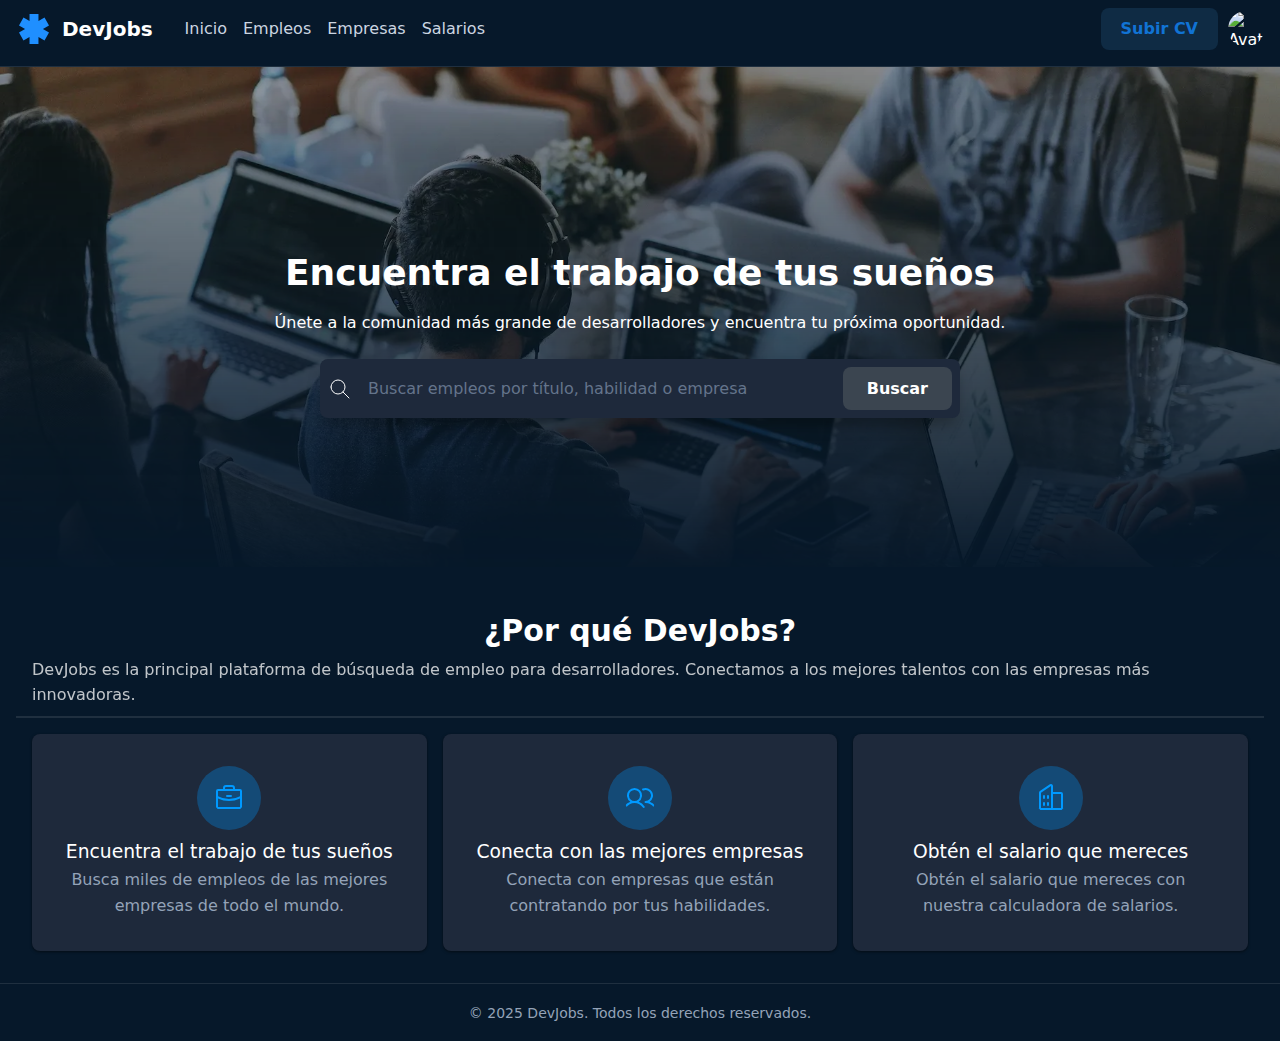
<file: 01-javascript/index.html>
<!DOCTYPE html>
<html lang="es">

<head>
  <title>DevJobs - Inicio</title>
  <meta charset="UTF-8" />
  <meta name="description" content="Encuentra las mejores ofertas de trabajo para desarrolladores en DevJobs" />
  <link rel="stylesheet" href="css/index.css" />
  <link rel="stylesheet" href="css/styles.css" />
  <script type="module" src="js/components/devjobs-avatar-element.js"></script>
</head>

<body>
  <header class="jobs-header">
    <div class="jobs-nav">
      <div class="title-header">
        <svg width="36" height="36" fill="none" viewBox="0 0 48 48" xmlns="http://www.w3.org/2000/svg">
          <path clip-rule="evenodd"
            d="M12.08 24 4 19.248 9.955 8.752l8.085 4.744L18.045 4h11.91l.005 9.496 8.085-4.744L44 19.248 35.92 24 44 28.752l-5.955 10.496-8.085-4.744L29.955 44h-11.91l-.005-9.496-8.085 4.744L4 28.752z"
            fill="#1f8fff" fill-rule="evenodd" />
        </svg>
        <h2>DevJobs</h2>
      </div>

      <nav class="job-li">
        <a href="index.html">Inicio</a>
        <a href="empleos.html">Empleos</a>
        <a href="">Empresas</a>
        <a href="">Salarios</a>
      </nav>
    </div>

    <div class="job-buttons">
      <a class="job-a" href="">Subir CV</a>
      <devjobs-avatar service="google" username="google.com" size="36">
      </devjobs-avatar>

    </div>
  </header>

  <main>
    <section>
      <img src="img/background.webp" width="200" />

      <h1>Encuentra el trabajo de tus sueños</h1>

      <p>
        Únete a la comunidad más grande de desarrolladores y encuentra tu
        próxima oportunidad.
      </p>

      <form role="search">
        <div>
          <svg xmlns="http://www.w3.org/2000/svg" width="24" height="24" viewBox="0 0 24 24" fill="none"
            stroke="currentColor" stroke-width="1" stroke-linecap="round" stroke-linejoin="round"
            class="icon icon-tabler icons-tabler-outline icon-tabler-search">
            <path stroke="none" d="M0 0h24v24H0z" fill="none" />
            <path d="M10 10m-7 0a7 7 0 1 0 14 0a7 7 0 1 0 -14 0" />
            <path d="M21 21l-6 -6" />
          </svg>

          <input required type="text" placeholder="Buscar empleos por título, habilidad o empresa" />

          <button type="submit">Buscar</button>
        </div>
      </form>
    </section>

    <section>
      <header>
        <h2>¿Por qué DevJobs?</h2>
        <p>
          DevJobs es la principal plataforma de búsqueda de empleo para
          desarrolladores. Conectamos a los mejores talentos con las empresas
          más innovadoras.
        </p>
      </header>

      <footer>
        <article>
          <svg fill="currentColor" height="32" viewBox="0 0 256 256" width="32" xmlns="http://www.w3.org/2000/svg"
            aria-hidden="true">
            <path
              d="M216,56H176V48a24,24,0,0,0-24-24H104A24,24,0,0,0,80,48v8H40A16,16,0,0,0,24,72V200a16,16,0,0,0,16,16H216a16,16,0,0,0,16-16V72A16,16,0,0,0,216,56ZM96,48a8,8,0,0,1,8-8h48a8,8,0,0,1,8,8v8H96ZM216,72v41.61A184,184,0,0,1,128,136a184.07,184.07,0,0,1-88-22.38V72Zm0,128H40V131.64A200.19,200.19,0,0,0,128,152a200.25,200.25,0,0,0,88-20.37V200ZM104,112a8,8,0,0,1,8-8h32a8,8,0,0,1,0,16H112A8,8,0,0,1,104,112Z">
            </path>
          </svg>
          <h3>Encuentra el trabajo de tus sueños</h3>
          <p>
            Busca miles de empleos de las mejores empresas de todo el mundo.
          </p>
        </article>

        <article>
          <svg fill="currentColor" height="32" viewBox="0 0 256 256" width="32" xmlns="http://www.w3.org/2000/svg"
            aria-hidden="true">
            <path
              d="M117.25,157.92a60,60,0,1,0-66.5,0A95.83,95.83,0,0,0,3.53,195.63a8,8,0,1,0,13.4,8.74,80,80,0,0,1,134.14,0,8,8,0,0,0,13.4-8.74A95.83,95.83,0,0,0,117.25,157.92ZM40,108a44,44,0,1,1,44,44A44.05,44.05,0,0,1,40,108Zm210.14,98.7a8,8,0,0,1-11.07-2.33A79.83,79.83,0,0,0,172,168a8,8,0,0,1,0-16,44,44,0,1,0-16.34-84.87,8,8,0,1,1-5.94-14.85,60,60,0,0,1,55.53,105.64,95.83,95.83,0,0,1,47.22,37.71A8,8,0,0,1,250.14,206.7Z">
            </path>
          </svg>
          <h3>Conecta con las mejores empresas</h3>
          <p>
            Conecta con empresas que están contratando por tus habilidades.
          </p>
        </article>

        <article>
          <svg fill="currentColor" height="32" viewBox="0 0 256 256" width="32" xmlns="http://www.w3.org/2000/svg"
            aria-hidden="true">
            <path
              d="M240,208H224V96a16,16,0,0,0-16-16H144V32a16,16,0,0,0-24.88-13.32L39.12,72A16,16,0,0,0,32,85.34V208H16a8,8,0,0,0,0,16H240a8,8,0,0,0,0-16ZM208,96V208H144V96ZM48,85.34,128,32V208H48ZM112,112v16a8,8,0,0,1-16,0V112a8,8,0,1,1,16,0Zm-32,0v16a8,8,0,0,1-16,0V112a8,8,0,1,1,16,0Zm0,56v16a8,8,0,0,1-16,0V168a8,8,0,0,1,16,0Zm32,0v16a8,8,0,0,1-16,0V168a8,8,0,0,1,16,0Z">
            </path>
          </svg>
          <h3>Obtén el salario que mereces</h3>
          <p>
            Obtén el salario que mereces con nuestra calculadora de salarios.
          </p>
        </article>
      </footer>
    </section>
  </main>

  <footer>
    <small>&copy; 2025 DevJobs. Todos los derechos reservados.</small>
  </footer>
</body>

</html>
</file>
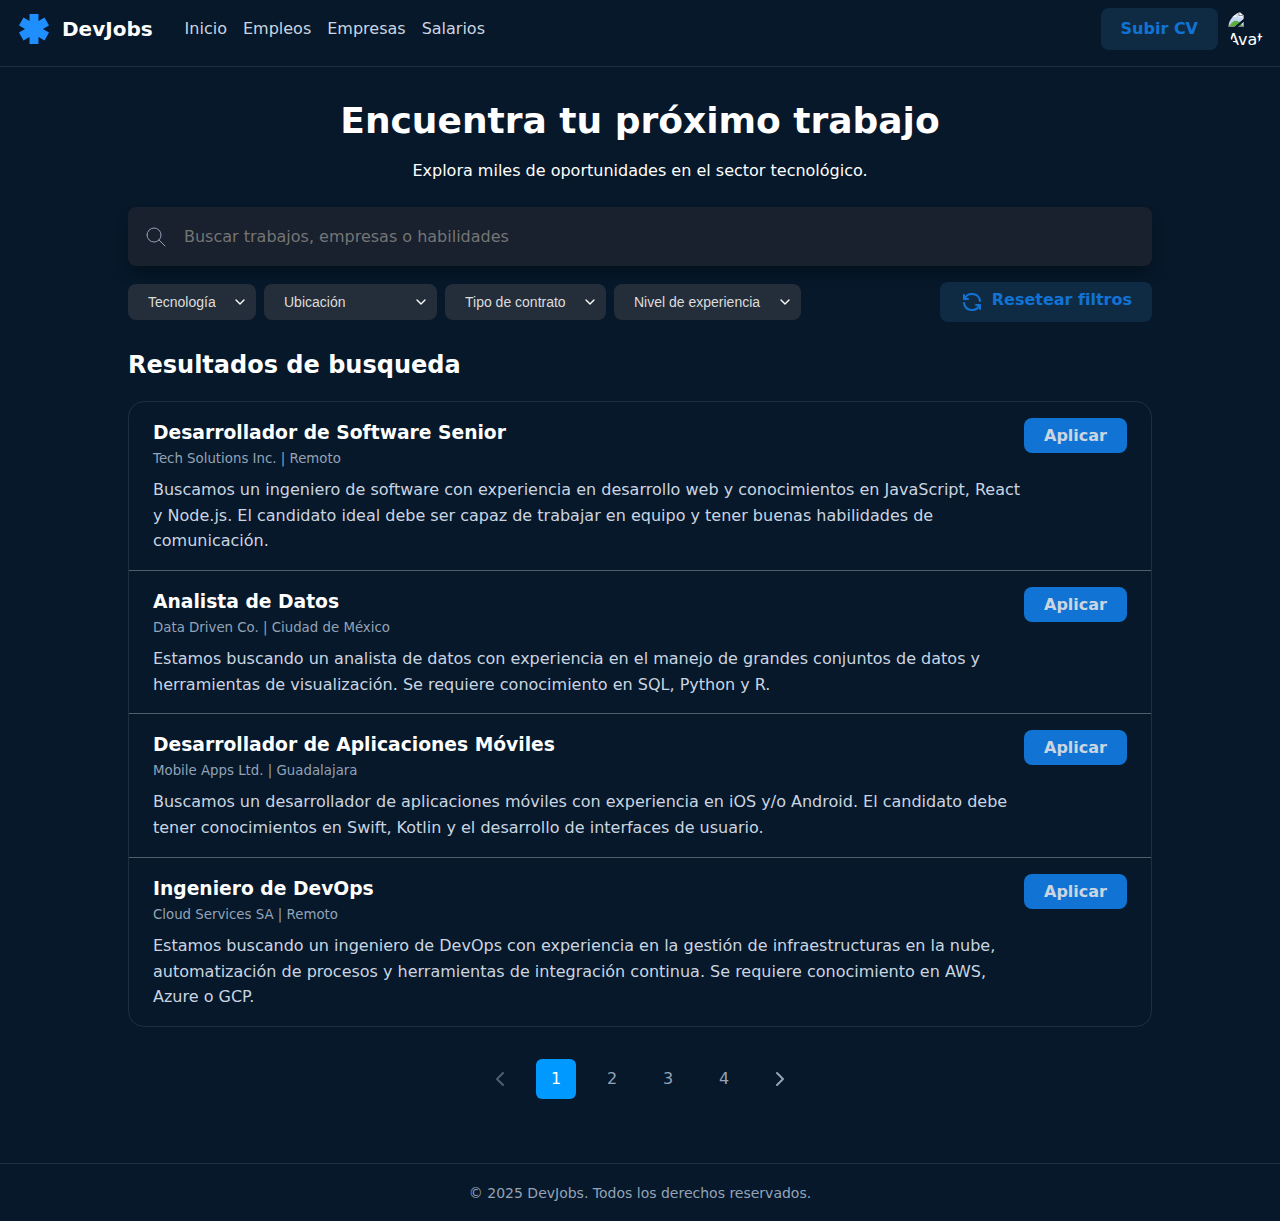
<file: 01-javascript/empleo.html>
<!DOCTYPE html>
<html lang="es">

<head>
  <title>DevJobs - Empleo</title>
  <meta charset="UTF-8" />
  <meta name="description" content="Empleo seleccionado" />
  <link rel="stylesheet" href="css/index.css" />
  <link rel="stylesheet" href="css/empleo.css" />
  <script type="module" src="js/detalle-empleo.js"></script>
  <script type="module" src="js/components/devjobs-avatar-element.js"></script>
</head>

<body>
  <header class="jobs-header">
    <div class="jobs-nav">
      <div class="title-header">
        <svg width="36" height="36" fill="none" viewBox="0 0 48 48" xmlns="http://www.w3.org/2000/svg">
          <path clip-rule="evenodd"
            d="M12.08 24 4 19.248 9.955 8.752l8.085 4.744L18.045 4h11.91l.005 9.496 8.085-4.744L44 19.248 35.92 24 44 28.752l-5.955 10.496-8.085-4.744L29.955 44h-11.91l-.005-9.496-8.085 4.744L4 28.752z"
            fill="#1f8fff" fill-rule="evenodd" />
        </svg>
        <h2>DevJobs</h2>
      </div>

      <nav class="job-li">
        <a href="index.html">Inicio</a>
        <a href="empleos.html">Empleos</a>
        <a href="">Empresas</a>
        <a href="">Salarios</a>
      </nav>
    </div>

    <div class="job-buttons">
      <a class="job-a" href="">Subir CV</a>
      <devjobs-avatar service="google" username="google.com" size="36">
      </devjobs-avatar>

    </div>
  </header>

  <main>
    <section class="section-empleo">
      <div class="job-slash">
        <a href="empleos.html" >Empleos</a>
        <p>/</p>
        <h3 id="empleo-slash">empleo</h3>
      </div>
      <div class="job-details">
        <div class="job-head">
          <div>
            <h1 id="title">TITULO</h1>
            <p id="details">Compañia</p>
          </div>
          <button class="aplicar-btn">Aplicar ahora</button>
        </div>
        <div class="job-body">
          <div>
            <h2>Descripcion del puesto</h2>
            <p id="description">description</d>

          </div>
          <div>
            <h2>Responsabilidades</h2>
            <div id="responsabilidades"></div>

          </div>
          <div>
            <h2>Requisitos</h2>
            <div id="requisitos"></div>

          </div>
          <div>
            <h2>Acerca de la empresa</h2>
            <p id="acerca">acerca de</p>

          </div>
        </div>
        <button class="aplicar-btn">Aplicar ahora</button>
      </div>
    </section>
  </main>
  <footer>
    <small>&copy; 2025 DevJobs. Todos los derechos reservados.</small>
  </footer>
</body>

</html>
</file>
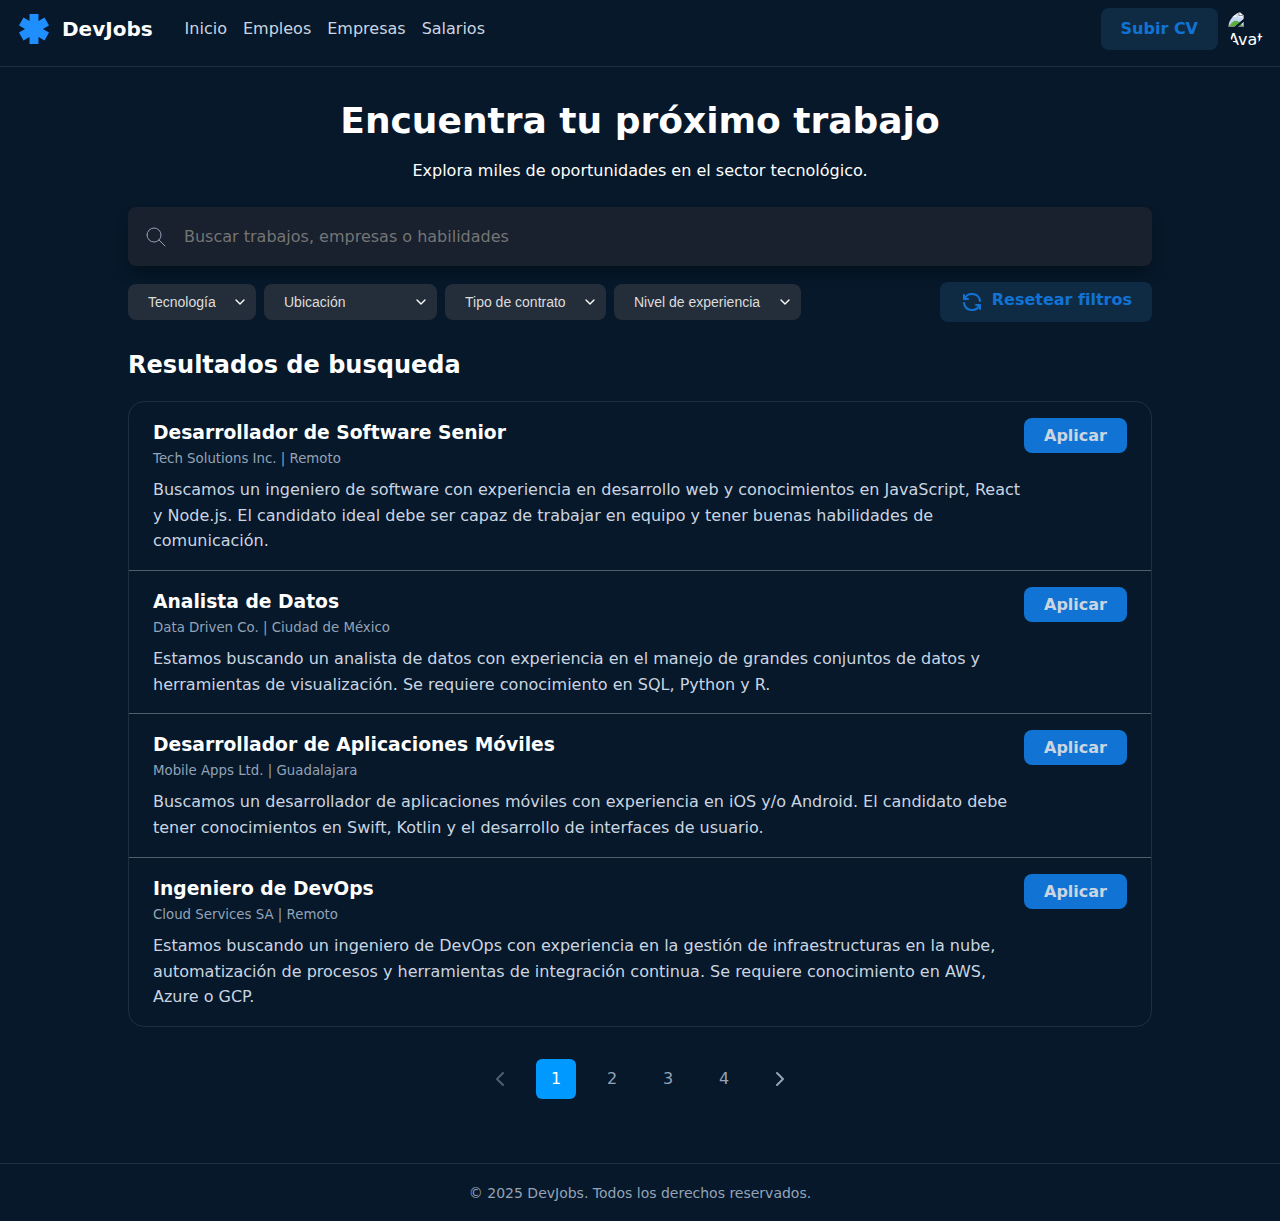
<file: 01-javascript/empleos.html>
<!DOCTYPE html>
<html lang="es">

<head>
  <title>DevJobs - Empleos</title>
  <meta charset="UTF-8" />
  <meta name="description" content="Listado de empleos para encontrar el trabajo de tus sueños" />
  <link rel="stylesheet" href="css/index.css" />
  <link rel="stylesheet" href="css/empleos.css" />
  <script type="module" src="js/empleos.js"></script>
  <script type="module" src="js/components/devjobs-avatar-element.js"></script>
</head>

<body>
  <header class="jobs-header">
    <div class="jobs-nav">
      <div class="title-header">
        <svg width="36" height="36" fill="none" viewBox="0 0 48 48" xmlns="http://www.w3.org/2000/svg">
          <path clip-rule="evenodd"
            d="M12.08 24 4 19.248 9.955 8.752l8.085 4.744L18.045 4h11.91l.005 9.496 8.085-4.744L44 19.248 35.92 24 44 28.752l-5.955 10.496-8.085-4.744L29.955 44h-11.91l-.005-9.496-8.085 4.744L4 28.752z"
            fill="#1f8fff" fill-rule="evenodd" />
        </svg>
        <h2>DevJobs</h2>
      </div>

      <nav class="job-li">
        <a href="index.html">Inicio</a>
        <a href="empleos.html">Empleos</a>
        <a href="">Empresas</a>
        <a href="">Salarios</a>
      </nav>
    </div>

    <div class="job-buttons">
      <a class="job-a" href="">Subir CV</a>
      <devjobs-avatar service="google" username="google.com" size="36">
      </devjobs-avatar>

    </div>
  </header>

  <main>
    <section class="job-section">
      <div class="job-serch">
        <h1>Encuentra tu próximo trabajo</h1>
        <p>Explora miles de oportunidades en el sector tecnológico.</p>

        <form role="search" class="search">
          <div class="job-form">
            <svg xmlns="http://www.w3.org/2000/svg" width="24" height="24" viewBox="0 0 24 24" fill="none"
              stroke="currentColor" stroke-width="1" stroke-linecap="round" stroke-linejoin="round"
              class="icon icon-tabler icons-tabler-outline icon-tabler-search">
              <path stroke="none" d="M0 0h24v24H0z" fill="none" />
              <path d="M10 10m-7 0a7 7 0 1 0 14 0a7 7 0 1 0 -14 0" />
              <path d="M21 21l-6 -6" />
            </svg>

            <input type="text" placeholder="Buscar trabajos, empresas o habilidades" />
          </div>

          <div class="container-inputs">
            <div class="job-selects">
              <select class="filters" id="tecnologia" name="tecnologia">
                <option value="" disabled selected>Tecnología</option>
                <option value="javascript">JavaScript</option>
                <option value="python">Python</option>
                <option value="react">React</option>
                <option value="node">Node.js</option>
                <option value="mobile">Mobile</option>
              </select>
              <select class="filters" id="ubicacion" name="ubicacion">
                <option value="" disabled selected>Ubicación</option>
                <option value="remoto">Remoto</option>
                <option value="cdmx">Ciudad de México</option>
                <option value="guadalajara">Guadalajara</option>
                <option value="monterrey">Monterrey</option>
                <option value="barcelona">Barcelona</option>
                <option value="bsas">Buenos Aires</option>
                <option value="madrid">Madrid</option>
                <option value="valencia">Valencia</option>
                <option value="bogota">Bogotá</option>
                <option value="lima">Lima</option>
                <option value="santiago">Santiago de Chile</option>
              </select>
              <select class="filters" id="contrato" name="contrato">
                <option value="" disabled selected>Tipo de contrato</option>
                <option value="fulltime">Fulltime</option>
                <option value="parttime">Part Time</option>
                <option value="pasantia">Pasantía</option>
              </select>
              <select class="filters" id="nivel" name="nivel">
                <option value="" disabled selected>Nivel de experiencia</option>
                <option value="junior">Junior</option>
                <option value="mid">Mid</option>
                <option value="senior">Senior</option>
              </select>
            </div>
            <button class="refresh">
              <svg xmlns="http://www.w3.org/2000/svg" width="24" height="24" viewBox="0 0 24 24" fill="none"
                stroke="currentColor" stroke-width="2" stroke-linecap="round" stroke-linejoin="round"
                class="icon icon-tabler icons-tabler-outline icon-tabler-refresh">
                <path stroke="none" d="M0 0h24v24H0z" fill="none" />
                <path d="M20 11a8.1 8.1 0 0 0 -15.5 -2m-.5 -4v4h4" />
                <path d="M4 13a8.1 8.1 0 0 0 15.5 2m.5 4v-4h-4" />
              </svg>
              Resetear filtros
            </button>
          </div>
        </form>

      </div>

      <h2>Resultados de busqueda</h2>
      <div class="job-articles">
        <div class="container-articles"></div>
      </div>
      <nav class="pagination">
        <a href="#"><svg xmlns="http://www.w3.org/2000/svg" width="24" height="24" viewBox="0 0 24 24" fill="none"
            stroke="currentColor" stroke-width="2" stroke-linecap="round" stroke-linejoin="round"
            class="icon icon-tabler icons-tabler-outline icon-tabler-chevron-left">
            <path stroke="none" d="M0 0h24v24H0z" fill="none" />
            <path d="M15 6l-6 6l6 6" />
          </svg></a>
        <a class="is-active" href="#">1</a>
        <a href="#">2</a>
        <a href="#">3</a>
        <a href="#">4</a>
        <a href="#">5</a>
        <a href="#"><svg xmlns="http://www.w3.org/2000/svg" width="24" height="24" viewBox="0 0 24 24" fill="none"
            stroke="currentColor" stroke-width="2" stroke-linecap="round" stroke-linejoin="round"
            class="icon icon-tabler icons-tabler-outline icon-tabler-chevron-right">
            <path stroke="none" d="M0 0h24v24H0z" fill="none" />
            <path d="M9 6l6 6l-6 6" />
          </svg></a>
      </nav>
    </section>
  </main>
  <footer>
    <small>&copy; 2025 DevJobs. Todos los derechos reservados.</small>
  </footer>
</body>

</html>
</file>
<file: 01-javascript/css/index.css>
* {
  margin: 0;
  padding: 0;
  box-sizing: border-box;
}

:root {
  --primary: #3b4550;
  --primary-dark: #0a3d66;
  --primary-hover: #0d5ba8;
  --primary-light: #09f;
  --background: #06182a;
  --text-primary: #ffffff;
  --text-secondary: #cbd5e1;
  --text-muted: #94a3b8;
  --border: rgba(255, 255, 255, 0.1);
  --card-bg: #1e293b;
  --shadow: rgba(0, 0, 0, 0.3);
  --input-bg: #1e293b;
  --button-header: #0F2B44;
  --button-font: #1173D4;
  --serch: #18212D;
  --hsla-example: hsla(210, 100%, 56%, 1);
}

@font-face {
  font-family: "Inter Variable";
  font-style: normal;
  font-display: swap;
  font-weight: 100 900;
  src: url(https://cdn.jsdelivr.net/fontsource/fonts/inter:vf@latest/latin-wght-normal.woff2)
    format("woff2-variations");
  unicode-range: U+0000-00FF, U+0131, U+0152-0153, U+02BB-02BC, U+02C6, U+02DA,
    U+02DC, U+0304, U+0308, U+0329, U+2000-206F, U+20AC, U+2122, U+2191, U+2193,
    U+2212, U+2215, U+FEFF, U+FFFD;
}

body {
  font-family: system-ui;
  background-color: var(--background);
  color: var(--text-primary);
  min-height: 100vh;
  display: flex;
  flex-direction: column;
  line-height: 1.6;
}

/* Títulos principales */
h1 {
  font-size: 2.25rem;
  font-weight: 900;
  margin-bottom: 1rem;
  line-height: 1.2;
  text-wrap: balance;
}

h1 + p {
  text-wrap: balance;
  margin-bottom: 1.5rem;
}
</file>
<file: 01-javascript/css/styles.css>
/* Header */
.jobs-header {
  display: flex;
  align-items: center;
  justify-content: space-between;
  gap: 2rem;
  padding: 0.5rem 1rem 1rem;
  background: var(--background);
  border-bottom: 1px solid var(--border);

  h2 {
    font-size: 1.25rem;
    font-weight: 700;
    color: var(--text-primary);
  }
}

.jobs-nav {
  display: flex;
  align-items: center;
  gap: 2rem;
}

.title-header {
  display: flex;
  align-items: center;
  gap: 10px;
}

.job-li {
  display: flex;
  align-items: center;
  gap: 1rem;

  a {
    text-decoration: none;
    font-weight: 500;
    color: var(--text-secondary);
    transition: color 0.2s;

    &:hover,
    &:focus {
      color: var(--primary-hover);
      outline: none;
    }
  }
}

.job-buttons {
  display: flex;
  align-items: center;
  gap: 10px;

  a {
    display: flex;
    text-decoration: none;
  }

  .job-a {
    padding: 0.5rem 1.25rem;
    border-radius: 0.5rem;
    background: var(--button-header);
    color: var(--button-font);
    font-weight: 700;
    border: none;
    cursor: pointer;
    transition: background-color 0.2s;
    font-family: inherit;
    font-size: 1rem;
    white-space: nowrap;

    &:hover,
    &:focus {
      background: var(--button-font);
      color: var(--text-secondary);
      outline: 2px solid white;
      outline-offset: 2px;
    }
  }

  .job-image {
    width: 36px;
    height: 36px;
    border-radius: 50%;
  }
}

header {
  border-bottom: 1px solid var(--border);
  background: var(--background);
  padding: .5rem 1rem;
  display: flex;
  align-items: center;
  justify-content: space-between;
  gap: 2rem;

  h2 {
    font-size: 1.25rem;
    font-weight: 700;
    color: var(--text-primary);
  }
}

.headerTitle{
  display: flex;
  gap: 10px;
}

/* Hero */
main > section:nth-child(1) {
  height: 500px;
  text-align: center;
  display: flex;
  flex-direction: column;
  justify-content: center;
  align-items: center;

  h1 {
    padding-top: 36px;
  }

  & > img {
    position: absolute;
    width: 100%;
    height: 100%;
    object-fit: cover;
    z-index: -1;
    left: 0;
    right: 0;
    mask-image: linear-gradient(to bottom, rgba(16, 25, 34, 1) 5%, rgba(16, 25, 34, 0) 80%);
  }
}

/* Formulario de Búsqueda */
form {
  max-width: 42rem;
  width: 100%;
  margin: 0 auto;
  padding-inline: 1rem;
}

form > div {
  display: flex;
  align-items: center;
  background-color: var(--input-bg);
  border-radius: 0.5rem;
  box-shadow: 0 10px 15px -3px var(--shadow);
  padding: 0.5rem;
  gap: 0.5rem;
}

form span {
  padding-left: 0.75rem;
  color: var(--text-muted);
  display: flex;
  align-items: center;
  flex-shrink: 0;
}

form input[type="text"] {
  flex: 1;
  background: transparent;
  border: none;
  outline: none;
  color: var(--text-primary);
  padding: 0.75rem 0.5rem;
  font-size: 1rem;
  font-family: inherit;
}

form input[type="text"]::placeholder {
  color: #64748b;
}

form button[type="submit"] {
  padding: 0.75rem 1.5rem;
  border-radius: 0.5rem;
  background-color: var(--primary);
  color: white;
  font-weight: 700;
  border: none;
  cursor: pointer;
  transition: background-color 0.2s;
  font-family: inherit;
  font-size: 1rem;
  white-space: nowrap;
}

form button[type="submit"]:hover,
form button[type="submit"]:focus {
  background-color: var(--primary-hover);
  outline: 2px solid white;
  outline-offset: 2px;
}

/* Features Section */
main > section:nth-child(2) {
  padding-inline: 1rem;
  background-color: var(--background);
  padding-top: 2rem;

  & > header {
    gap: 2px;
    flex-direction: column;

    h2 {
      margin-bottom: 0;
    }

    p {
      opacity: .75;
    }
  }

  & > div {
    max-width: 1280px;
    margin: 0 auto;
  }
}

main > section:nth-child(2) h2 {
  font-size: 1.875rem;
  font-weight: 700;
  color: var(--text-primary);
  margin-bottom: 1rem;
}

main > section:nth-child(2) > div > div:first-child > p {
  font-size: 1.125rem;
  color: var(--text-muted);
  max-width: 42rem;
  margin: 0 auto;
}

/* Grid de Features */
main > section:nth-child(2) footer {
  display: grid;
  grid-template-columns: repeat(auto-fit, minmax(280px, 1fr));
  gap: 16px
}

/* Feature Cards */
article {
  background-color: var(--card-bg);
  padding: 2rem;
  margin-bottom: 16px;
  border-radius: 0.5rem;
  box-shadow: 0px 1px 3px 0px rgba(0, 0, 0, 0.5);

  svg {
    color: var(--primary-light);
    background: rgba(0, 153, 255, .3);
    width: 64px;
    height: 64px;
    border-radius: 100%;
    padding: 16px;
  }

  p {
    color: var(--text-muted);
  }

  h3 {
    font-weight: 500;
  }
}

/* Footer */
footer {
  background-color: var(--background);
  border-top: 1px solid var(--border);
  text-align: center;
  padding: 16px;

  small {
    color: var(--text-muted);
    font-size: 0.875rem;
  }
}
</file>
<file: 01-javascript/css/empleo.css>
/* ====== HEADER ====== */
.jobs-header {
  display: flex;
  align-items: center;
  justify-content: space-between;
  gap: 2rem;
  padding: 0.5rem 1rem 1rem;
  background: var(--background);
  border-bottom: 1px solid var(--border);

  h2 {
    font-size: 1.25rem;
    font-weight: 700;
    color: var(--text-primary);
  }
}

.jobs-nav {
  display: flex;
  align-items: center;
  gap: 2rem;
}

.title-header {
  display: flex;
  align-items: center;
  gap: 10px;
}

.job-li {
  display: flex;
  align-items: center;
  gap: 1rem;

  a {
    text-decoration: none;
    font-weight: 500;
    color: var(--text-secondary);
    transition: color 0.2s;

    &:hover,
    &:focus {
      color: var(--primary-hover);
      outline: none;
    }
  }
}

.job-buttons {
  display: flex;
  align-items: center;
  gap: 10px;

  a {
    display: flex;
    text-decoration: none;
  }

  .job-a {
    padding: 0.5rem 1.25rem;
    border-radius: 0.5rem;
    background: var(--button-header);
    color: var(--button-font);
    font-weight: 700;
    border: none;
    cursor: pointer;
    transition: background-color 0.2s;
    font-family: inherit;
    font-size: 1rem;
    white-space: nowrap;

    &:hover,
    &:focus {
      background: var(--button-font);
      color: var(--text-secondary);
      outline: 2px solid white;
      outline-offset: 2px;
    }
  }

  .job-image {
    width: 36px;
    height: 36px;
    border-radius: 50%;
  }
}

/* ====== SECTION ====== */
.section-empleo {
  display: flex;
  flex-direction: column;
  align-items: center;
  padding: 3rem 2rem 0 2rem;
}

.job-slash {
  display: flex;
  align-items: center;
  gap: 0.75rem;
  width: 80%;

  a {
    color: var(--text-muted);
    text-decoration: none;
    font-weight: 500;
    font-size: 1.1em;
  }
  #empleo-slash {
    font-weight: 500;
    color: var(--text-primary);
  }
}

#title {
  font-weight: 700;
}

.job-details {
  width: 80%;
  display: flex;
  flex-direction: column;
  align-items: flex-end;
  padding: 3rem 2rem;

  .job-head {
    width: 100%;
    display: flex;
    justify-content: space-between;
    align-items: center;
  }
  .job-body {
    width: 100%;
    gap: 1rem;
    display: flex;
    flex-direction: column;

    h2 {
      font-weight: 600;
      margin-bottom: 0.25rem;
    }
  }
}

.aplicar-btn {
  padding: 0.5rem 1.25rem;
  border-radius: 0.5rem;
  background: var(--button-font);
  color: var(--text-secondary);
  font-weight: 700;
  border: none;
  cursor: pointer;
  transition: background-color 0.2s;
  font-family: inherit;
  font-size: 1rem;
  white-space: nowrap;

  &:hover,
  &:focus {
    background: var(--button-header);
    color: var(--button-font);
    outline: 2px solid white;
    outline-offset: 2px;
  }

  &.is-aplied {
    background: #4caf50;
    color: white;
    pointer-events: none;
  }
}

.lista {
  display: flex;
  gap: 10px;
  margin-bottom: 0.5rem;
}

/* ====== FOOTER ====== */
footer {
  background: var(--background);
  border-top: 1px solid var(--border);
  text-align: center;
  padding: 1rem;

  small {
    color: var(--text-muted);
    font-size: 0.875rem;
  }
}
</file>
<file: 01-javascript/css/empleos.css>
/* ====== HEADER ====== */
.jobs-header {
  display: flex;
  align-items: center;
  justify-content: space-between;
  gap: 2rem;
  padding: 0.5rem 1rem 1rem;
  background: var(--background);
  border-bottom: 1px solid var(--border);

  h2 {
    font-size: 1.25rem;
    font-weight: 700;
    color: var(--text-primary);
  }
}

.jobs-nav {
  display: flex;
  align-items: center;
  gap: 2rem;
}

.title-header {
  display: flex;
  align-items: center;
  gap: 10px;
}

.job-li {
  display: flex;
  align-items: center;
  gap: 1rem;

  a {
    text-decoration: none;
    font-weight: 500;
    color: var(--text-secondary);
    transition: color 0.2s;

    &:hover,
    &:focus {
      color: var(--primary-hover);
      outline: none;
    }
  }
}

.job-buttons {
  display: flex;
  align-items: center;
  gap: 10px;

  a {
    display: flex;
    text-decoration: none;
  }

  .job-a {
    padding: 0.5rem 1.25rem;
    border-radius: 0.5rem;
    background: var(--button-header);
    color: var(--button-font);
    font-weight: 700;
    border: none;
    cursor: pointer;
    transition: background-color 0.2s;
    font-family: inherit;
    font-size: 1rem;
    white-space: nowrap;

    &:hover,
    &:focus {
      background: var(--button-font);
      color: var(--text-secondary);
      outline: 2px solid white;
      outline-offset: 2px;
    }
  }

  .job-image {
    width: 36px;
    height: 36px;
    border-radius: 50%;
  }
}

/* ====== BUSCADOR ====== */
.search{
  width: 80%;
  
}

.job-section {
  display: flex;
  flex-direction: column;
  align-items: center;
  padding: 2rem 0;

  h1 {
    font-weight: 700;
  }

  h2 {
    width: 80%;
    margin-bottom: 1rem;
    text-align: left;
  }
}

.job-serch {
  width: 100%;
  display: flex;
  flex-direction: column;
  align-items: center;
  margin-bottom: 1.5rem;
  text-align: center;
}

.job-form {
  display: flex;
  align-items: center;
  padding: 0.5rem 1rem;
  margin-bottom: 1rem;
  gap: 0.5rem;
  background: var(--serch);
  color: var(--text-muted);
  border-radius: 0.5rem;
  box-shadow: 0 10px 15px -3px var(--shadow);

  span {
    display: flex;
    align-items: center;
    flex-shrink: 0;
    padding-left: 0.75rem;
    color: var(--text-muted);
  }

  input[type="text"] {
    flex: 1;
    background: transparent;
    border: none;
    outline: none;
    color: var(--text-muted);
    font-size: 1rem;
    font-family: inherit;
    padding: 0.75rem 0.5rem;
  }
}

/* ====== SELECTS ====== */
.container-inputs {
  display: flex;
  justify-content: space-between;
  align-items: center;

  .job-selects {
    display: flex;
    gap: 0.5rem;
    flex-wrap: wrap;
    width: 100%;

    .filters {
      padding: 0.625rem 1.25rem;
      background-color: #242d3a;
      border: 0;
      border-radius: 0.5rem;
      font-size: 0.875rem;
      color: #ddd;
      cursor: pointer;
      transition: all 0.2s;
      appearance: none;
      background-image: url("data:image/svg+xml,%3Csvg xmlns='http://www.w3.org/2000/svg' width='16' height='16' viewBox='0 0 24 24' fill='none' stroke='white' stroke-width='2' stroke-linecap='round' stroke-linejoin='round'%3E%3Cpolyline points='6 9 12 15 18 9'/%3E%3C/svg%3E");
      background-repeat: no-repeat;
      background-position: right 0.5rem center;
      padding-right: 2.5rem;

      &:hover {
        background-color: var(--primary-hover);
        color: white;
      }

      &:focus {
        outline: 2px solid #1173d4;
        outline-offset: 2px;
      }
    }
  }

  .refresh {
    padding: 0.5rem 1.25rem;
    border-radius: 0.5rem;
    background: var(--button-header);
    color: var(--button-font);
    font-weight: 700;
    border: none;
    cursor: pointer;
    transition: background-color 0.2s;
    font-family: inherit;
    font-size: 1rem;
    white-space: nowrap;
    display: flex;
    justify-content: center;
    gap: 0.5rem;

    &:hover {
      background: var(--button-font);
      color: var(--text-secondary);
      outline: 2px solid white;
      outline-offset: 2px;
    }
  }
}

/* ====== ARTICLES ====== */
.job-articles {
  width: 80%;
  border: 1px solid var(--border);
  border-radius: 1rem;
  overflow: hidden; /* Para que el border-radius funcione correctamente */

  article {
    display: flex;
    align-items: flex-start;
    justify-content: space-between;
    padding: 1rem 1.5rem;
    border-radius: 0;
    border-top: 1px solid rgba(255, 255, 255, 0.3);

    small {
      color: var(--text-muted);
      display: block;
      margin-bottom: 0.5rem;
    }

    .title {
      cursor: pointer;
      transition: color 0.2s;
      width: fit-content;

      &:hover {
        color: var(--primary-hover);
      }
    }

    p {
      color: var(--text-secondary);
    }

    &.primer-visible {
      border-top: none;
    }
  }
}

.aplicar-btn {
  padding: 0.5rem 1.25rem;
  border-radius: 0.5rem;
  background: var(--button-font);
  color: var(--text-secondary);
  font-weight: 700;
  border: none;
  cursor: pointer;
  transition: background-color 0.2s;
  font-family: inherit;
  font-size: 1rem;
  white-space: nowrap;
  flex-shrink: 0; /* Evita que el botón se comprima */

  &:hover,
  &:focus {
    background: var(--button-header);
    color: var(--button-font);
    outline: 2px solid white;
    outline-offset: 2px;
  }

  &.is-aplied {
    background: #4caf50;
    color: white;
    pointer-events: none;
    cursor: default;
  }
}

/* ====== PAGINATION ====== */
.pagination {
  display: flex;
  justify-content: center;
  gap: 1rem;
  margin: 2rem 0;

  a {
    display: flex;
    align-items: center;
    justify-content: center;
    width: 2.5rem;
    height: 2.5rem;
    text-decoration: none;
    color: var(--text-muted);
    border-radius: 0.375rem;
    transition: all 0.3s;

    &:hover {
      background: #fff;
    }

    &.is-active {
      background: var(--primary-light);
      color: #fff;
      pointer-events: none;
    }
  }
}

/* ====== FOOTER ====== */
footer {
  background: var(--background);
  border-top: 1px solid var(--border);
  text-align: center;
  padding: 1rem;

  small {
    color: var(--text-muted);
    font-size: 0.875rem;
  }
}
</file>
